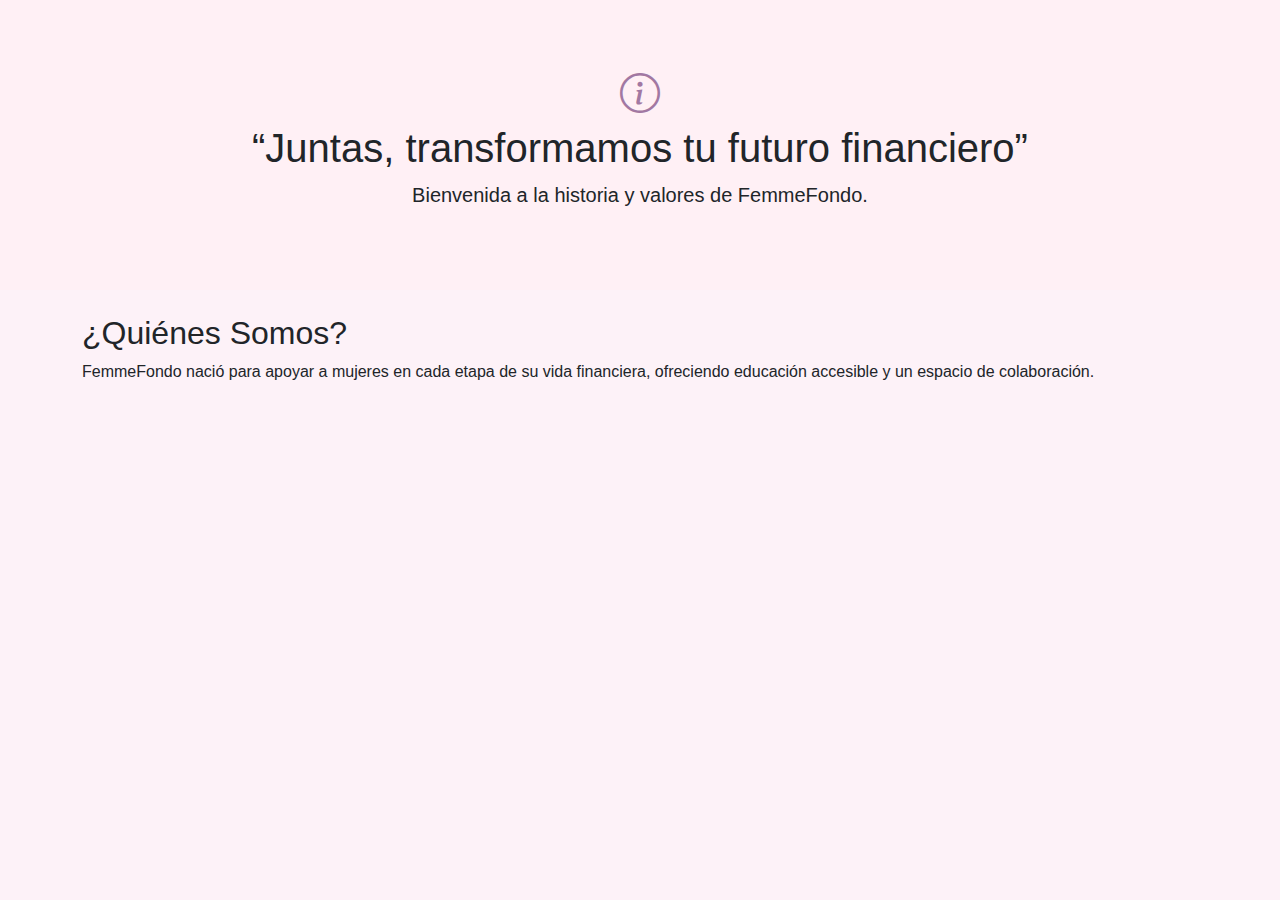
<file: about.html>
<!DOCTYPE html>
<html lang="es">
<head>
  <meta charset="UTF-8">
  <meta name="viewport" content="width=device-width, initial-scale=1">
  <title>Sobre Nosotras | FemmeFondo</title>
  <link href="https://cdn.jsdelivr.net/npm/bootstrap@5.3.3/dist/css/bootstrap.min.css" rel="stylesheet">
  <link href="https://cdn.jsdelivr.net/npm/bootstrap-icons@1.11.5/font/bootstrap-icons.css" rel="stylesheet">
  <style>
    body { font-family: 'Poppins', sans-serif; background: #fdf2f8; }
    .hero { padding: 4rem 0; text-align: center; background: #fff0f5; }
    .icono { font-size: 2.5rem; color: #a278a2; }
  </style>
</head>
<body>
  <div class="hero">
    <i class="bi bi-info-circle icono"></i>
    <h1>“Juntas, transformamos tu futuro financiero”</h1>
    <p class="lead">Bienvenida a la historia y valores de FemmeFondo.</p>
  </div>
  <div class="container py-4">
    <h2>¿Quiénes Somos?</h2>
    <p>FemmeFondo nació para apoyar a mujeres en cada etapa de su vida financiera, ofreciendo educación accesible y un espacio de colaboración.</p>
  </div>
</body>
</html>
</file>
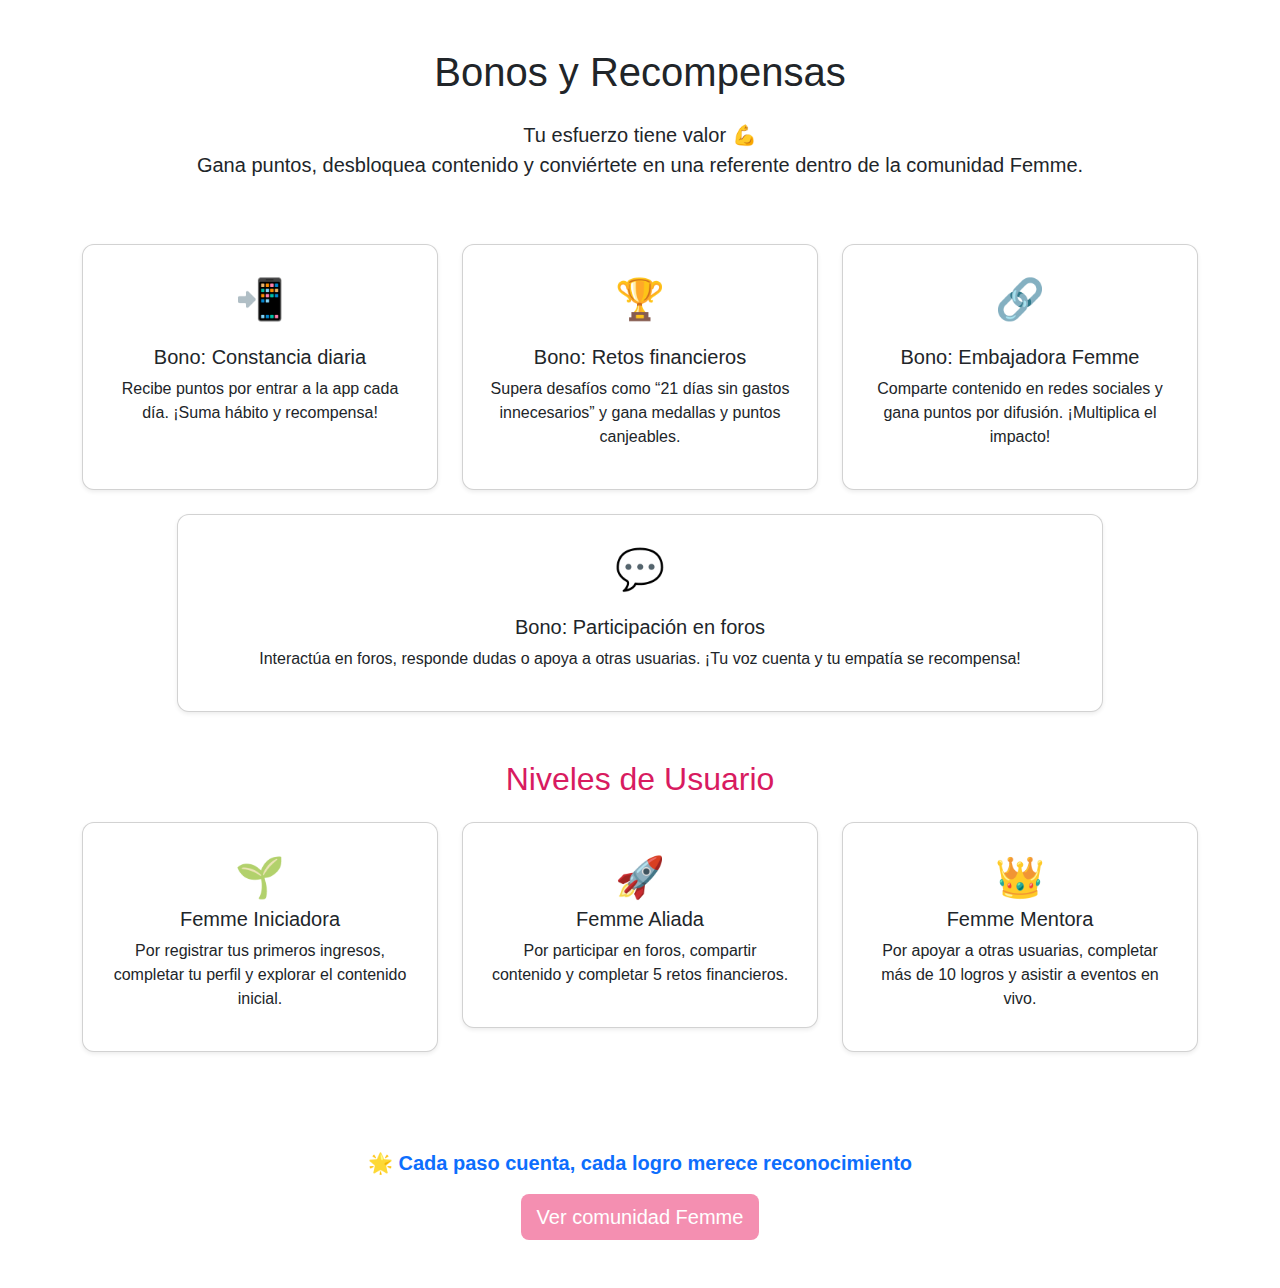
<file: bonos.html>
<!DOCTYPE html>
<html lang="es">
<head>
  <meta charset="UTF-8">
  <title>Bonos y Recompensas | FemmeFondo</title>
  <meta name="viewport" content="width=device-width, initial-scale=1">
  <link href="https://cdn.jsdelivr.net/npm/bootstrap@5.3.0/dist/css/bootstrap.min.css" rel="stylesheet">
  <link href="https://cdn.jsdelivr.net/npm/bootstrap-icons/font/bootstrap-icons.css" rel="stylesheet">
  <style>
    body {
      font-family: 'Segoe UI', sans-serif;
      background-color: #fff;
    }

    .btn-pink {
      background-color: #f48fb1;
      color: white;
      border: none;
    }

    .btn-pink:hover {
      background-color: #ec407a;
    }

    .card {
      border-radius: 12px;
    }

    .fs-1 {
      font-size: 2.5rem;
    }

    h2 {
      color: #d81b60;
    }
  </style>
</head>
<body>

  <!-- Encabezado -->
  <section class="container text-center py-5">
    <h1 class="mb-4">Bonos y Recompensas</h1>
    <p class="lead">Tu esfuerzo tiene valor 💪<br> Gana puntos, desbloquea contenido y conviértete en una referente dentro de la comunidad Femme.</p>
  </section>

  <!-- Tarjetas de bonos -->
  <section class="container">
    <div class="row g-4 justify-content-center">

      <!-- Bono 1 -->
      <div class="col-md-4">
        <div class="card h-100 text-center p-4 shadow-sm">
          <div class="fs-1 text-success mb-3">📲</div>
          <h5>Bono: Constancia diaria</h5>
          <p>Recibe puntos por entrar a la app cada día. ¡Suma hábito y recompensa!</p>
        </div>
      </div>

      <!-- Bono 2 -->
      <div class="col-md-4">
        <div class="card h-100 text-center p-4 shadow-sm">
          <div class="fs-1 text-warning mb-3">🏆</div>
          <h5>Bono: Retos financieros</h5>
          <p>Supera desafíos como “21 días sin gastos innecesarios” y gana medallas y puntos canjeables.</p>
        </div>
      </div>

      <!-- Bono 3 -->
      <div class="col-md-4">
        <div class="card h-100 text-center p-4 shadow-sm">
          <div class="fs-1 text-primary mb-3">🔗</div>
          <h5>Bono: Embajadora Femme</h5>
          <p>Comparte contenido en redes sociales y gana puntos por difusión. ¡Multiplica el impacto!</p>
        </div>
      </div>
    </div>

    <!-- Bono 4 debajo -->
    <div class="row mt-4 justify-content-center">
      <div class="col-md-10">
        <div class="card text-center p-4 shadow-sm">
          <div class="fs-1 text-danger mb-3">💬</div>
          <h5>Bono: Participación en foros</h5>
          <p>Interactúa en foros, responde dudas o apoya a otras usuarias. ¡Tu voz cuenta y tu empatía se recompensa!</p>
        </div>
      </div>
    </div>
  </section>

  <!-- Niveles de Usuario -->
  <section class="container py-5">
    <h2 class="text-center mb-4">Niveles de Usuario</h2>
    <div class="row text-center g-4">

      <div class="col-md-4">
        <div class="card p-4 shadow-sm">
          <div class="fs-1 text-muted">🌱</div>
          <h5>Femme Iniciadora</h5>
          <p>Por registrar tus primeros ingresos, completar tu perfil y explorar el contenido inicial.</p>
        </div>
      </div>

      <div class="col-md-4">
        <div class="card p-4 shadow-sm">
          <div class="fs-1 text-primary">🚀</div>
          <h5>Femme Aliada</h5>
          <p>Por participar en foros, compartir contenido y completar 5 retos financieros.</p>
        </div>
      </div>

      <div class="col-md-4">
        <div class="card p-4 shadow-sm">
          <div class="fs-1 text-warning">👑</div>
          <h5>Femme Mentora</h5>
          <p>Por apoyar a otras usuarias, completar más de 10 logros y asistir a eventos en vivo.</p>
        </div>
      </div>

    </div>
  </section>

  <!-- CTA final -->
  <section class="container text-center py-5">
    <p class="fs-5 fw-bold text-primary">🌟 Cada paso cuenta, cada logro merece reconocimiento</p>
    <a href="comunidad.html" class="btn btn-pink btn-lg">Ver comunidad Femme</a>
  </section>

  <!-- Scripts opcionales -->
  <script src="https://cdn.jsdelivr.net/npm/bootstrap@5.3.0/dist/js/bootstrap.bundle.min.js"></script>

</body>
</html>
</file>
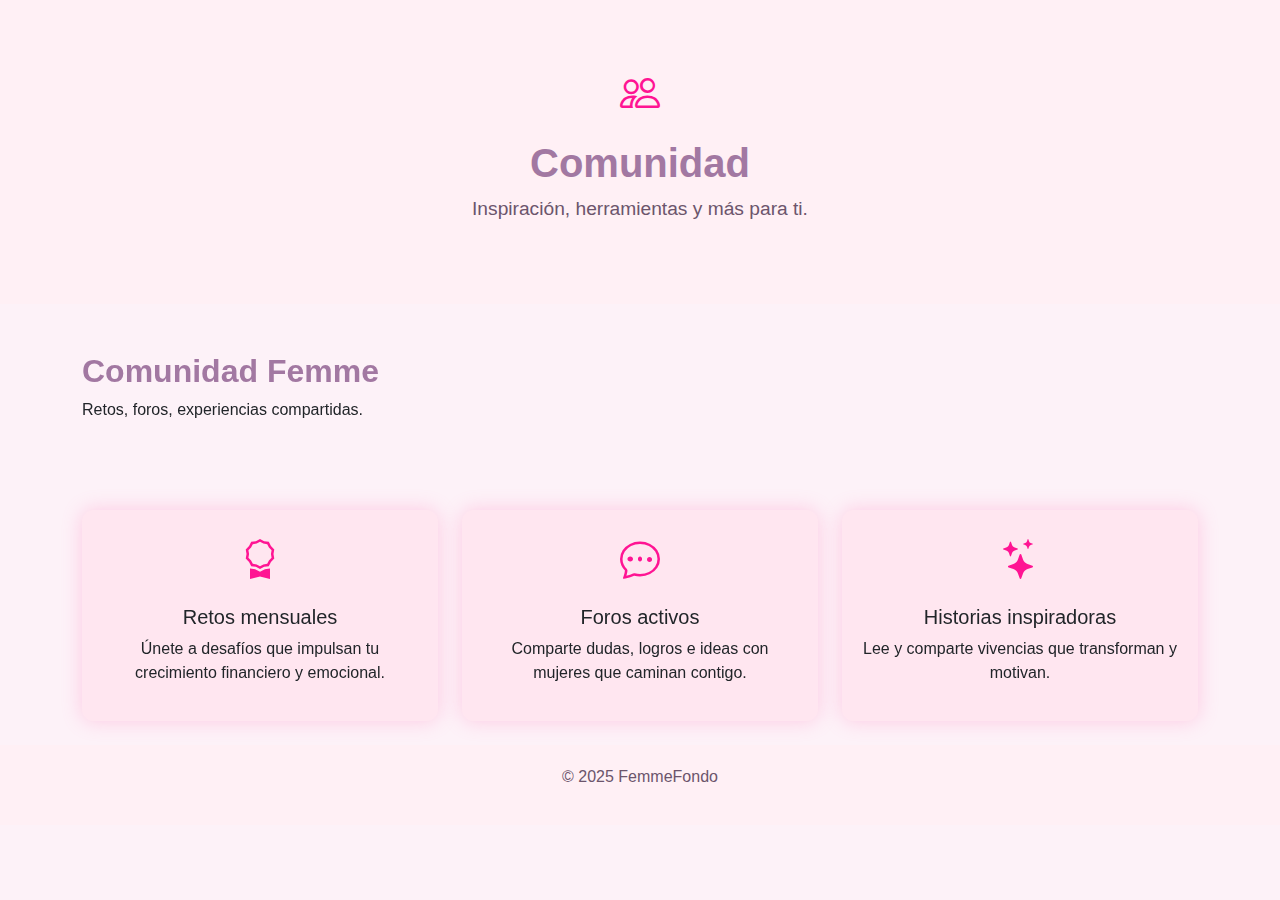
<file: comunidad.html>
<!DOCTYPE html>
<html lang="es">
<head>
  <meta charset="UTF-8" />
  <meta name="viewport" content="width=device-width, initial-scale=1" />
  <title>FemmeFondo - Comunidad</title>

  <!-- Bootstrap y AOS -->
  <link href="https://cdn.jsdelivr.net/npm/bootstrap@5.3.3/dist/css/bootstrap.min.css" rel="stylesheet" />
  <link href="https://cdn.jsdelivr.net/npm/bootstrap-icons@1.11.5/font/bootstrap-icons.css" rel="stylesheet" />
  <link href="https://cdn.jsdelivr.net/npm/aos@2.3.4/dist/aos.css" rel="stylesheet" />

  <!-- Estilos embellecidos -->
  <style>
    body {
      font-family: 'Poppins', sans-serif;
      background-color: #fdf2f8;
      margin: 0;
      padding: 0;
    }

    .hero {
      background-color: #fff0f5;
      padding: 4rem 0;
      text-align: center;
    }

    .hero h1 {
      font-size: 2.5rem;
      font-weight: bold;
      color: #a278a2;
      animation: fadeInDown 1s ease-in;
    }

    .hero p {
      font-size: 1.2rem;
      color: #6c556c;
    }

    @keyframes fadeInDown {
      from {
        opacity: 0;
        transform: translateY(-30px);
      }
      to {
        opacity: 1;
        transform: translateY(0);
      }
    }

    h2 {
      position: relative;
      font-weight: 600;
      color: #a278a2;
      overflow: hidden;
    }

    h2::after {
      content: "";
      position: absolute;
      inset-block-start: 0;
      inset-inline-start: -100%;
      inline-size: 100%;
      block-size: 100%;
      background: linear-gradient(120deg, transparent, #FF69B4, transparent);
      animation: shimmer 2s infinite;
    }

    @keyframes shimmer {
      100% {
        inset-inline-start: 100%;
      }
    }

    .card-box {
      background-color: #ffe6f0;
      border-radius: 12px;
      padding: 20px;
      box-shadow: 0 0 20px rgba(255, 105, 180, 0.3);
      transition: transform 0.3s ease, box-shadow 0.3s ease;
      text-align: center;
    }

    .card-box:hover {
      transform: translateY(-5px);
      box-shadow: 0 0 30px rgba(255, 20, 147, 0.5);
    }

    .icono {
      font-size: 2.5rem;
      color: #FF1493;
      margin-block-end: 15px;
      display: block;
      transition: transform 0.3s ease;
    }

    .card-box:hover .icono {
      transform: scale(1.2);
    }

    footer {
      background-color: #fff0f5;
      padding: 20px;
      text-align: center;
      color: #6c556c;
    }
  </style>
</head>
<body>

  <!-- Hero -->
  <section class="hero" data-aos="fade-in">
    <div class="container text-center">
      <i class="bi bi-people icono"></i>
      <h1>Comunidad</h1>
      <p>Inspiración, herramientas y más para ti.</p>
    </div>
  </section>

  <!-- Introducción -->
  <section class="container py-5" data-aos="fade-up">
    <h2>Comunidad Femme</h2>
    <p>Retos, foros, experiencias compartidas.</p>
  </section>

  <!-- Contenido dinámico -->
  <section class="container py-4">
    <div class="row g-4">
      <div class="col-md-4" data-aos="zoom-in" data-aos-delay="100">
        <div class="card-box">
          <i class="bi bi-award icono"></i>
          <h5>Retos mensuales</h5>
          <p>Únete a desafíos que impulsan tu crecimiento financiero y emocional.</p>
        </div>
      </div>
      <div class="col-md-4" data-aos="zoom-in" data-aos-delay="200">
        <div class="card-box">
          <i class="bi bi-chat-dots icono"></i>
          <h5>Foros activos</h5>
          <p>Comparte dudas, logros e ideas con mujeres que caminan contigo.</p>
        </div>
      </div>
      <div class="col-md-4" data-aos="zoom-in" data-aos-delay="300">
        <div class="card-box">
          <i class="bi bi-stars icono"></i>
          <h5>Historias inspiradoras</h5>
          <p>Lee y comparte vivencias que transforman y motivan.</p>
        </div>
      </div>
    </div>
  </section>

  <!-- Footer -->
  <footer>
    <p>© 2025 FemmeFondo</p>
  </footer>

  <!-- Scripts -->
  <script src="https://cdn.jsdelivr.net/npm/bootstrap@5.3.3/dist/js/bootstrap.bundle.min.js"></script>
  <script src="https://cdn.jsdelivr.net/npm/aos@2.3.4/dist/aos.js"></script>
  <script>
    AOS.init();
  </script>
</body>
</html>
</file>
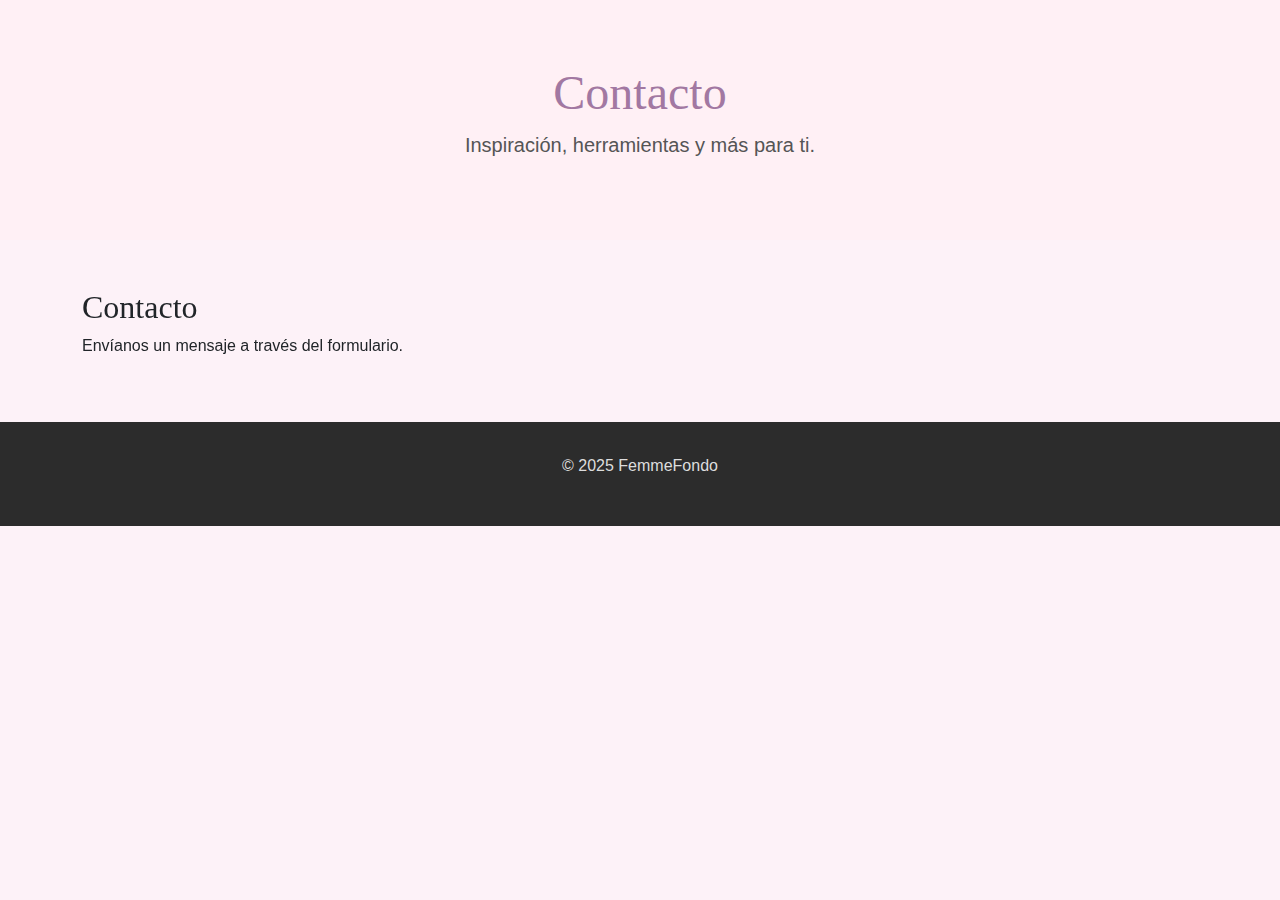
<file: contacto.html>
<!DOCTYPE html>
<html lang="es">
<head>
  <meta charset="UTF-8" />
  <meta name="viewport" content="width=device-width, initial-scale=1" />
  <title>FemmeFondo - Sección</title>
  <link href="https://cdn.jsdelivr.net/npm/bootstrap@5.3.3/dist/css/bootstrap.min.css" rel="stylesheet" />
  <link href="https://cdn.jsdelivr.net/npm/bootstrap-icons@1.11.5/font/bootstrap-icons.css" rel="stylesheet" />
  <link href="https://cdn.jsdelivr.net/npm/aos@2.3.4/dist/aos.css" rel="stylesheet" />
  <link href="style.css" rel="stylesheet" />
</head>
<body>
  <section class="hero" data-aos="fade-in">
    <div class="container text-center">
      <h1>Contacto</h1>
      <p>Inspiración, herramientas y más para ti.</p>
    </div>
  </section>
  <section class="container py-5" data-aos="fade-up">
    <h2>Contacto</h2><p>Envíanos un mensaje a través del formulario.</p>
  </section>
  <footer><p class="text-center">© 2025 FemmeFondo</p></footer>
  <script src="https://cdn.jsdelivr.net/npm/bootstrap@5.3.3/dist/js/bootstrap.bundle.min.js"></script>
  <script src="https://cdn.jsdelivr.net/npm/aos@2.3.4/dist/aos.js"></script>
  <script src="script.js"></script>
</body>
</html>
</file>
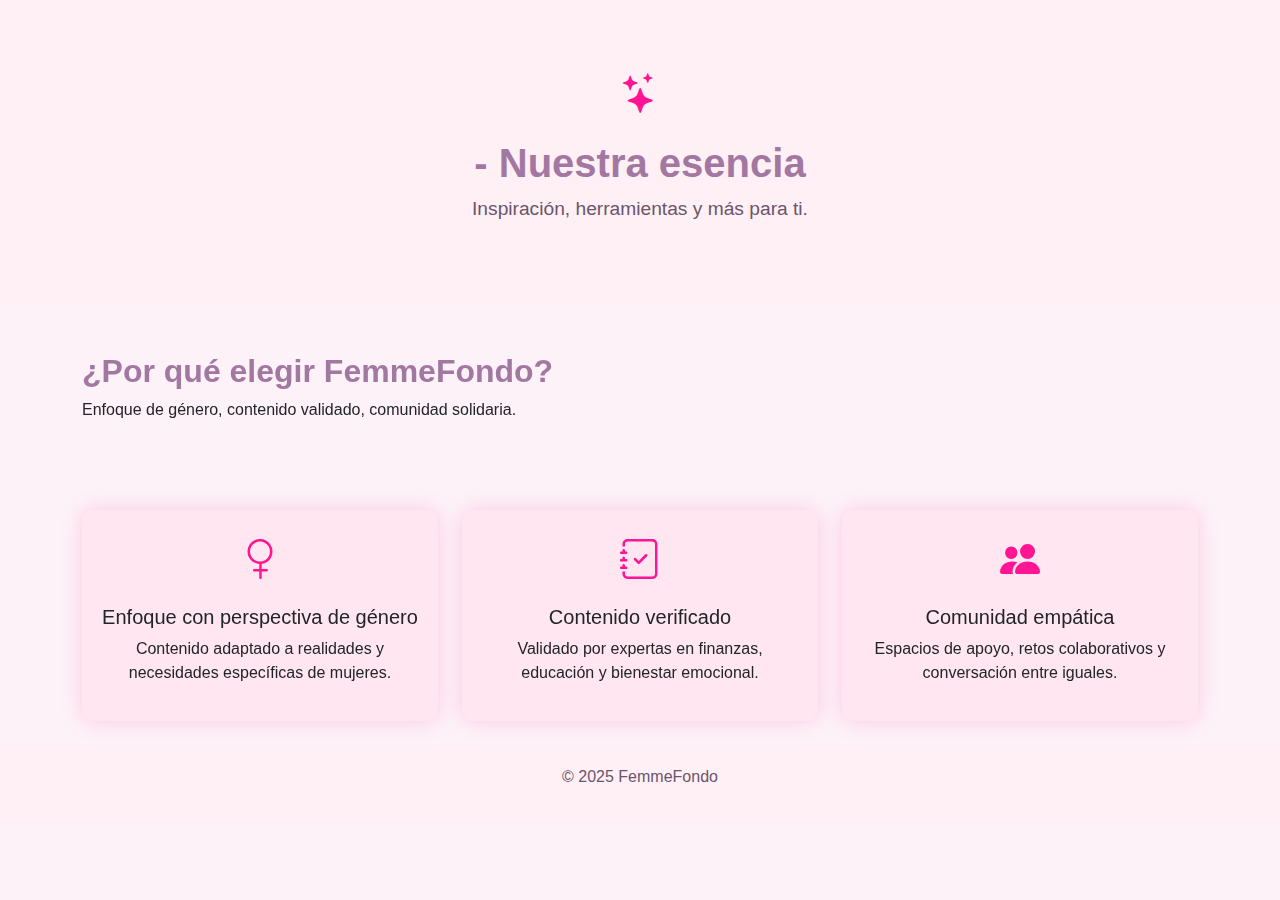
<file: diferenciadores.html>
<!DOCTYPE html>
<html lang="es">
<head>
  <meta charset="UTF-8" />
  <meta name="viewport" content="width=device-width, initial-scale=1" />
  <title>FemmeFondo - Diferenciadores</title>

  <!-- Bootstrap y AOS -->
  <link href="https://cdn.jsdelivr.net/npm/bootstrap@5.3.3/dist/css/bootstrap.min.css" rel="stylesheet" />
  <link href="https://cdn.jsdelivr.net/npm/bootstrap-icons@1.11.5/font/bootstrap-icons.css" rel="stylesheet" />
  <link href="https://cdn.jsdelivr.net/npm/aos@2.3.4/dist/aos.css" rel="stylesheet" />

  <style>
    body {
      font-family: 'Poppins', sans-serif;
      background-color: #fdf2f8;
    }

    .hero {
      background-color: #fff0f5;
      padding: 4rem 0;
      text-align: center;
    }

    .hero h1 {
      font-size: 2.5rem;
      font-weight: bold;
      color: #a278a2;
      animation: fadeInDown 1s ease-in;
    }

    .hero p {
      font-size: 1.2rem;
      color: #6c556c;
    }

    @keyframes fadeInDown {
      from { opacity: 0; transform: translateY(-30px); }
      to { opacity: 1; transform: translateY(0); }
    }

    h2 {
      position: relative;
      font-weight: 600;
      color: #a278a2;
      overflow: hidden;
    }

    h2::after {
      content: "";
      position: absolute;
      inset-block-start: 0;
      inset-inline-start: -100%;
      inline-size: 100%;
      block-size: 100%;
      background: linear-gradient(120deg, transparent, #FF69B4, transparent);
      animation: shimmer 2s infinite;
    }

    @keyframes shimmer {
      100% { inset-inline-start: 100%; }
    }

    .card-box {
      background-color: #ffe6f0;
      border-radius: 12px;
      padding: 20px;
      box-shadow: 0 0 20px rgba(255, 105, 180, 0.3);
      transition: transform 0.3s ease, box-shadow 0.3s ease;
      text-align: center;
    }

    .card-box:hover {
      transform: translateY(-5px);
      box-shadow: 0 0 30px rgba(255, 20, 147, 0.5);
    }

    .icono {
      font-size: 2.5rem;
      color: #FF1493;
      margin-block-end: 15px;
      display: block;
      transition: transform 0.3s ease;
    }

    .card-box:hover .icono {
      transform: scale(1.2);
    }

    footer {
      background-color: #fff0f5;
      padding: 20px;
      text-align: center;
      color: #6c556c;
    }
  </style>
</head>
<body>

  <!-- Hero -->
  <section class="hero" data-aos="fade-in">
    <div class="container text-center">
      <i class="bi bi-stars icono"></i>
      <h1>- Nuestra esencia      </h1>
      <p>Inspiración, herramientas y más para ti.</p>
    </div>
  </section>

  <!-- Introducción -->
  <section class="container py-5" data-aos="fade-up">
    <h2>¿Por qué elegir FemmeFondo?</h2>
    <p>Enfoque de género, contenido validado, comunidad solidaria.</p>
  </section>

  <!-- Tarjetas de diferenciadores -->
  <section class="container py-4">
    <div class="row g-4">
      <div class="col-md-4" data-aos="zoom-in" data-aos-delay="100">
        <div class="card-box">
          <i class="bi bi-gender-female icono"></i>
          <h5>Enfoque con perspectiva de género</h5>
          <p>Contenido adaptado a realidades y necesidades específicas de mujeres.</p>
        </div>
      </div>
      <div class="col-md-4" data-aos="zoom-in" data-aos-delay="200">
        <div class="card-box">
          <i class="bi bi-journal-check icono"></i>
          <h5>Contenido verificado</h5>
          <p>Validado por expertas en finanzas, educación y bienestar emocional.</p>
        </div>
      </div>
      <div class="col-md-4" data-aos="zoom-in" data-aos-delay="300">
        <div class="card-box">
          <i class="bi bi-people-fill icono"></i>
          <h5>Comunidad empática</h5>
          <p>Espacios de apoyo, retos colaborativos y conversación entre iguales.</p>
        </div>
      </div>
    </div>
  </section>

  <!-- Footer -->
  <footer>
    <p>© 2025 FemmeFondo</p>
  </footer>

  <!-- Scripts -->
  <script src="https://cdn.jsdelivr.net/npm/bootstrap@5.3.3/dist/js/bootstrap.bundle.min.js"></script>
  <script src="https://cdn.jsdelivr.net/npm/aos@2.3.4/dist/aos.js"></script>
  <script>
    AOS.init();
  </script>
</body>
</html>
</file>
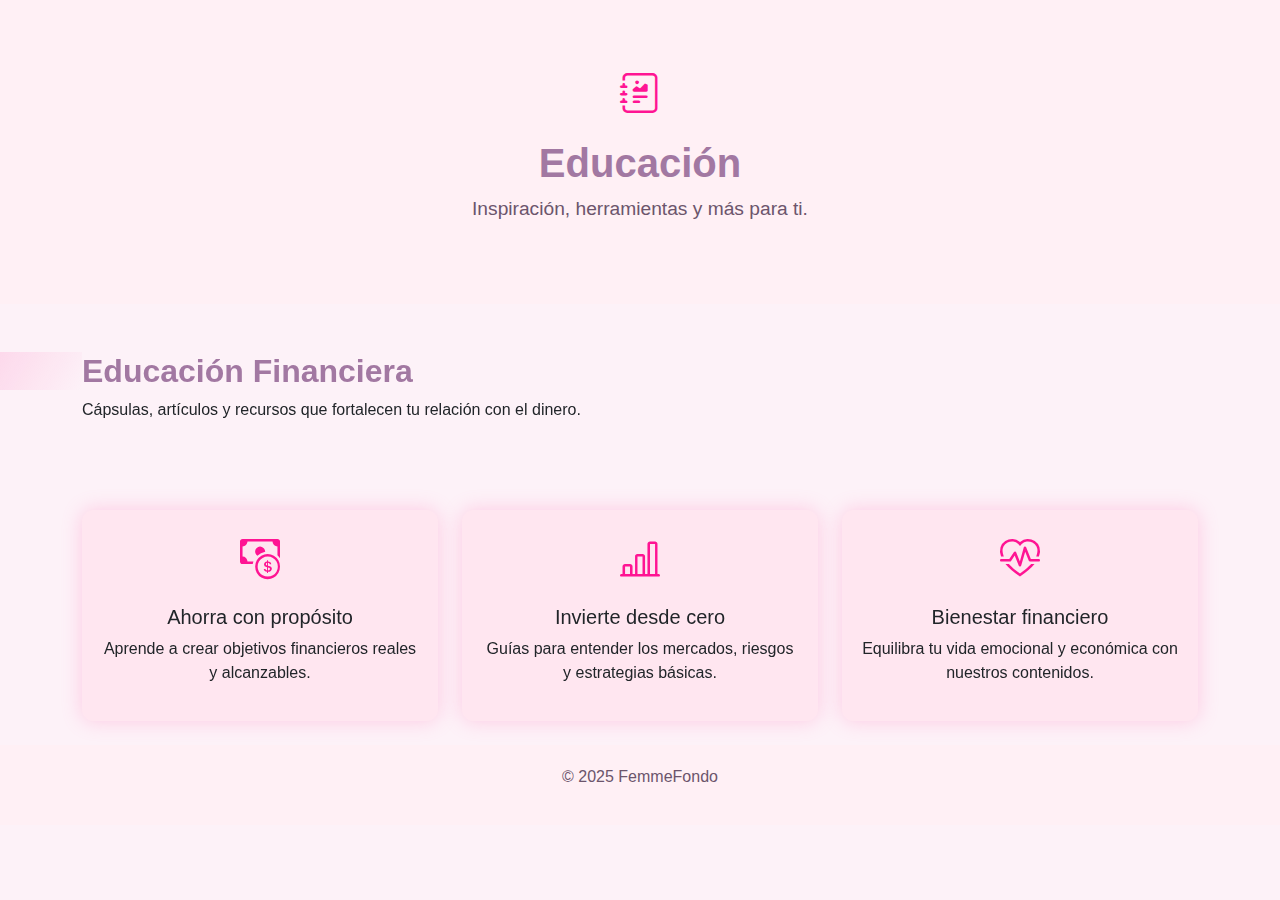
<file: educacion.html>
<!DOCTYPE html>
<html lang="es">
<head>
  <meta charset="UTF-8" />
  <meta name="viewport" content="width=device-width, initial-scale=1" />
  <title>FemmeFondo - Educación</title>

  <!-- Fuentes y estilos externos -->
  <link href="https://cdn.jsdelivr.net/npm/bootstrap@5.3.3/dist/css/bootstrap.min.css" rel="stylesheet" />
  <link href="https://cdn.jsdelivr.net/npm/bootstrap-icons@1.11.5/font/bootstrap-icons.css" rel="stylesheet" />
  <link href="https://cdn.jsdelivr.net/npm/aos@2.3.4/dist/aos.css" rel="stylesheet" />

  <!-- Estilo embellecido -->
  <style>
    body {
      font-family: 'Poppins', sans-serif;
      background-color: #fdf2f8;
      margin: 0;
      padding: 0;
    }

    .hero {
      background-color: #fff0f5;
      padding: 4rem 0;
    }

    .hero h1 {
      font-size: 2.5rem;
      font-weight: bold;
      color: #a278a2;
      animation: fadeInDown 1s ease-in;
    }

    .hero p {
      font-size: 1.2rem;
      color: #6c556c;
    }

    @keyframes fadeInDown {
      from {
        opacity: 0;
        transform: translateY(-30px);
      }
      to {
        opacity: 1;
        transform: translateY(0);
      }
    }

    h2 {
      position: relative;
      font-weight: 600;
      color: #a278a2;
    }

    h2::after {
      content: "";
      position: absolute;
      inset-block-start: 0;
      inset-inline-start: -100%;
      inline-size: 100%;
      block-size: 100%;
      background: linear-gradient(120deg, transparent, #FF69B4, transparent);
      animation: shimmer 2s infinite;
    }

    @keyframes shimmer {
      100% {
        inset-inline-start: 100%;
      }
    }

    .card-box {
      background-color: #ffe6f0;
      border-radius: 12px;
      padding: 20px;
      box-shadow: 0 0 20px rgba(255, 105, 180, 0.3);
      transition: transform 0.3s ease, box-shadow 0.3s ease;
      text-align: center;
    }

    .card-box:hover {
      transform: translateY(-5px);
      box-shadow: 0 0 30px rgba(255, 20, 147, 0.5);
    }

    .icono {
      font-size: 2.5rem;
      color: #FF1493;
      margin-block-end: 15px;
      display: block;
      transition: transform 0.3s ease;
    }

    .card-box:hover .icono {
      transform: scale(1.2);
    }

    footer {
      background-color: #fff0f5;
      padding: 20px;
      text-align: center;
      color: #6c556c;
    }
  </style>
</head>
<body>

  <!-- Hero -->
  <section class="hero" data-aos="fade-in">
    <div class="container text-center">
      <i class="bi bi-journal-richtext icono"></i>
      <h1>Educación</h1>
      <p>Inspiración, herramientas y más para ti.</p>
    </div>
  </section>

  <!-- Introducción -->
  <section class="container py-5" data-aos="fade-up">
    <h2>Educación Financiera</h2>
    <p>Cápsulas, artículos y recursos que fortalecen tu relación con el dinero.</p>
  </section>

  <!-- Contenido destacado -->
  <section class="container py-4">
    <div class="row g-4">
      <div class="col-md-4" data-aos="zoom-in" data-aos-delay="100">
        <div class="card-box">
          <i class="bi bi-cash-coin icono"></i>
          <h5>Ahorra con propósito</h5>
          <p>Aprende a crear objetivos financieros reales y alcanzables.</p>
        </div>
      </div>
      <div class="col-md-4" data-aos="zoom-in" data-aos-delay="200">
        <div class="card-box">
          <i class="bi bi-bar-chart-line icono"></i>
          <h5>Invierte desde cero</h5>
          <p>Guías para entender los mercados, riesgos y estrategias básicas.</p>
        </div>
      </div>
      <div class="col-md-4" data-aos="zoom-in" data-aos-delay="300">
        <div class="card-box">
          <i class="bi bi-heart-pulse icono"></i>
          <h5>Bienestar financiero</h5>
          <p>Equilibra tu vida emocional y económica con nuestros contenidos.</p>
        </div>
      </div>
    </div>
  </section>

  <!-- Footer -->
  <footer>
    <p>© 2025 FemmeFondo</p>
  </footer>

  <!-- Scripts -->
  <script src="https://cdn.jsdelivr.net/npm/bootstrap@5.3.3/dist/js/bootstrap.bundle.min.js"></script>
  <script src="https://cdn.jsdelivr.net/npm/aos@2.3.4/dist/aos.js"></script>
  <script>
    AOS.init();
  </script>
</body>
</html>
</file>
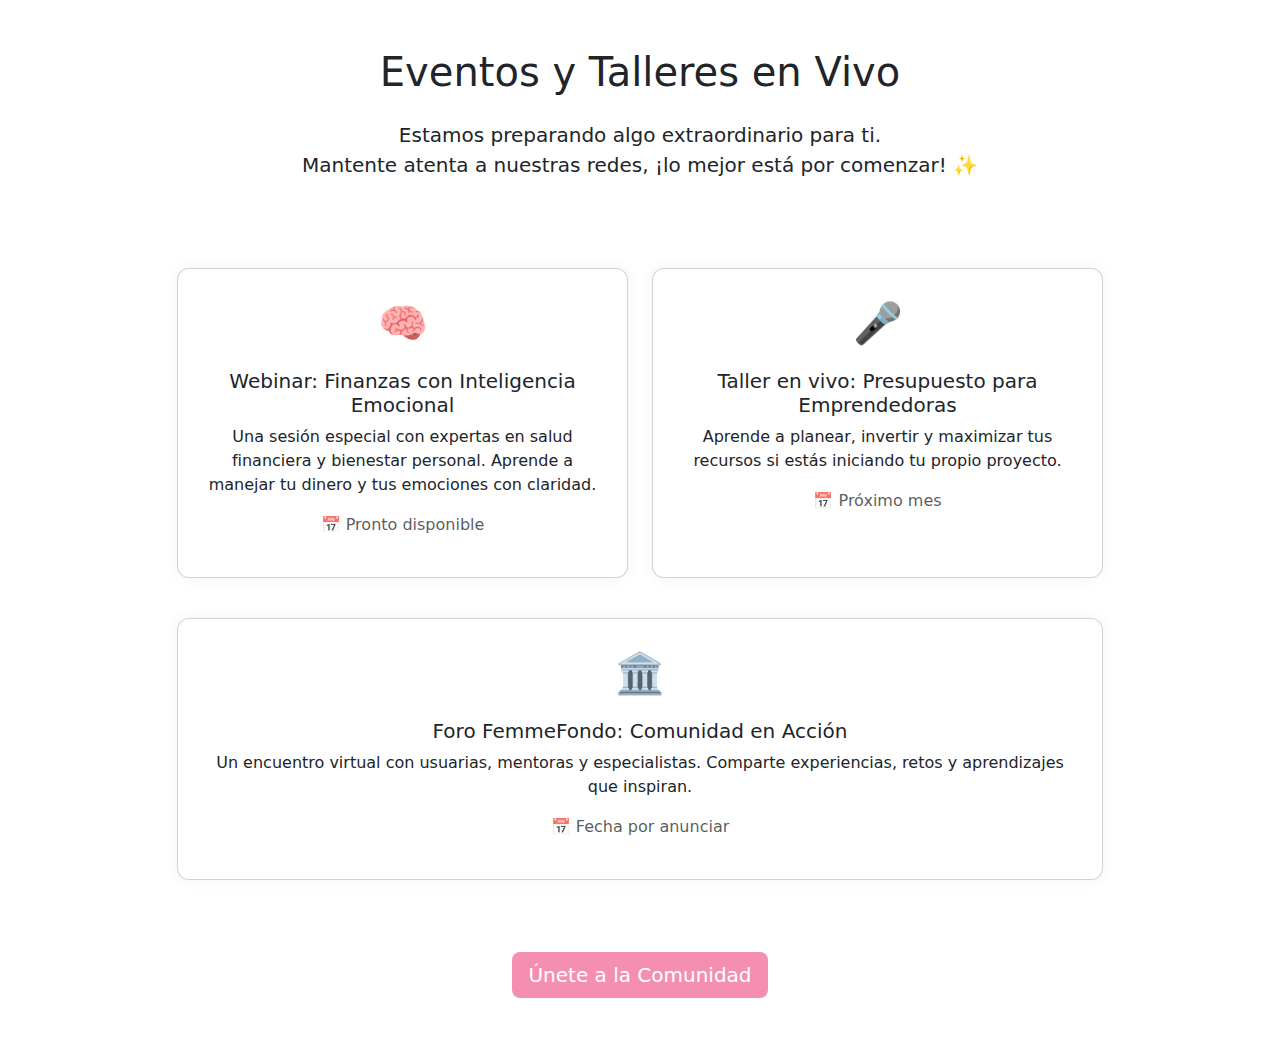
<file: eventos.html>
<!DOCTYPE html>
<html lang="es">
<head>
  <meta charset="UTF-8">
  <title>Eventos y Talleres en Vivo | FemmeFondo</title>
  <link href="https://cdn.jsdelivr.net/npm/bootstrap@5.3.0/dist/css/bootstrap.min.css" rel="stylesheet">
  <link href="https://cdn.jsdelivr.net/npm/bootstrap-icons/font/bootstrap-icons.css" rel="stylesheet">
  <style>
    .btn-pink {
      background-color: #f48fb1;
      color: white;
      border: none;
    }
    .btn-pink:hover {
      background-color: #ec407a;
    }
    .event-card {
      border-radius: 12px;
      box-shadow: 0 0 15px rgba(0,0,0,0.05);
    }
  </style>
</head>
<body>

  <!-- Encabezado -->
  <section class="container py-5 text-center">
    <h1 class="mb-4">Eventos y Talleres en Vivo</h1>
    <p class="lead">Estamos preparando algo <strong>extraordinario</strong> para ti.<br> Mantente atenta a nuestras redes, ¡lo mejor está por comenzar! ✨</p>
  </section>

  <!-- Tarjetas de eventos futuros -->
  <section class="container py-4">
    <div class="row g-4 justify-content-center">

      <!-- Evento 1 -->
      <div class="col-md-5">
        <div class="card event-card h-100 text-center p-4">
          <div class="mb-3 fs-1 text-primary">🧠</div>
          <h5 class="card-title">Webinar: Finanzas con Inteligencia Emocional</h5>
          <p class="card-text">Una sesión especial con expertas en salud financiera y bienestar personal. Aprende a manejar tu dinero y tus emociones con claridad.</p>
          <p class="text-muted">📅 Pronto disponible</p>
        </div>
      </div>

      <!-- Evento 2 -->
      <div class="col-md-5">
        <div class="card event-card h-100 text-center p-4">
          <div class="mb-3 fs-1 text-success">🎤</div>
          <h5 class="card-title">Taller en vivo: Presupuesto para Emprendedoras</h5>
          <p class="card-text">Aprende a planear, invertir y maximizar tus recursos si estás iniciando tu propio proyecto.</p>
          <p class="text-muted">📅 Próximo mes</p>
        </div>
      </div>

      <!-- Evento 3 -->
      <div class="col-md-10">
        <div class="card event-card text-center p-4 mt-3">
          <div class="mb-3 fs-1 text-warning">🏛️</div>
          <h5 class="card-title">Foro FemmeFondo: Comunidad en Acción</h5>
          <p class="card-text">Un encuentro virtual con usuarias, mentoras y especialistas. Comparte experiencias, retos y aprendizajes que inspiran.</p>
          <p class="text-muted">📅 Fecha por anunciar</p>
        </div>
      </div>

    </div>
  </section>

  <!-- Call to Action -->
  <section class="container text-center py-5">
    <a href="comunidad.html" class="btn btn-pink btn-lg">Únete a la Comunidad</a>
  </section>

</body>
</html>
</file>
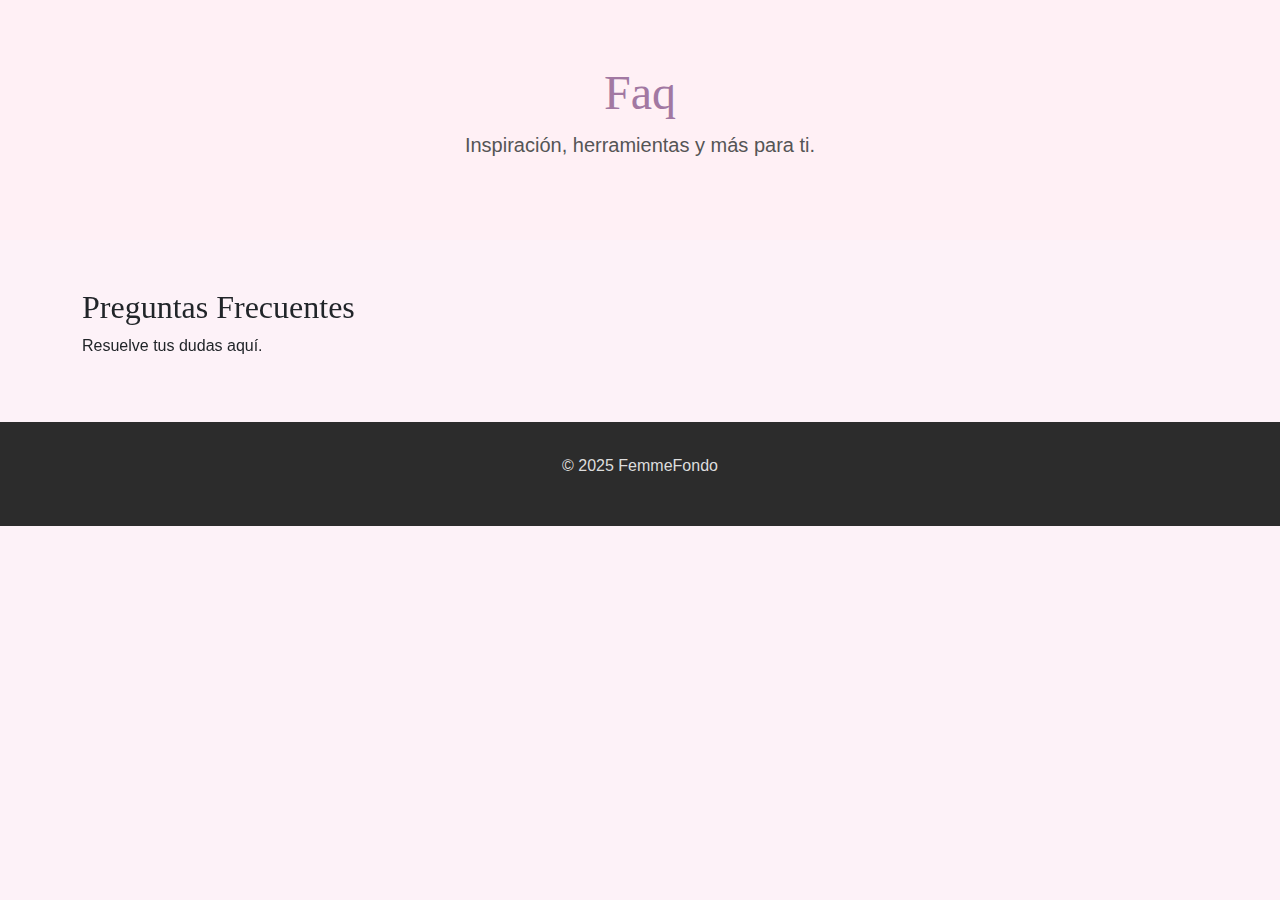
<file: faq.html>
<!DOCTYPE html>
<html lang="es">
<head>
  <meta charset="UTF-8" />
  <meta name="viewport" content="width=device-width, initial-scale=1" />
  <title>FemmeFondo - Sección</title>
  <link href="https://cdn.jsdelivr.net/npm/bootstrap@5.3.3/dist/css/bootstrap.min.css" rel="stylesheet" />
  <link href="https://cdn.jsdelivr.net/npm/bootstrap-icons@1.11.5/font/bootstrap-icons.css" rel="stylesheet" />
  <link href="https://cdn.jsdelivr.net/npm/aos@2.3.4/dist/aos.css" rel="stylesheet" />
  <link href="style.css" rel="stylesheet" />
</head>
<body>
  <section class="hero" data-aos="fade-in">
    <div class="container text-center">
      <h1>Faq</h1>
      <p>Inspiración, herramientas y más para ti.</p>
    </div>
  </section>
  <section class="container py-5" data-aos="fade-up">
    <h2>Preguntas Frecuentes</h2><p>Resuelve tus dudas aquí.</p>
  </section>
  <footer><p class="text-center">© 2025 FemmeFondo</p></footer>
  <script src="https://cdn.jsdelivr.net/npm/bootstrap@5.3.3/dist/js/bootstrap.bundle.min.js"></script>
  <script src="https://cdn.jsdelivr.net/npm/aos@2.3.4/dist/aos.js"></script>
  <script src="script.js"></script>
</body>
</html>
</file>
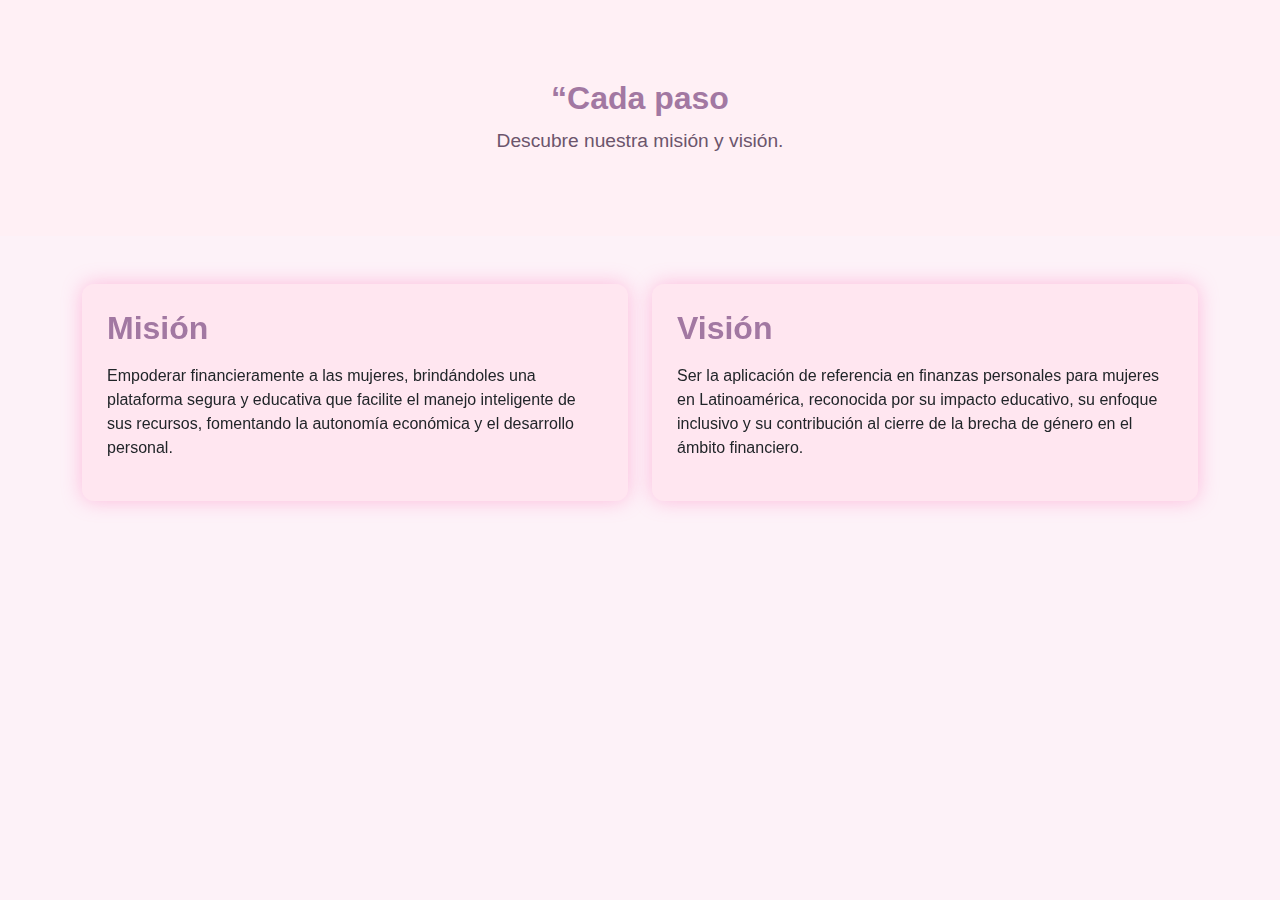
<file: mision.html>
<!DOCTYPE html>
<html lang="es">
<head>
  <meta charset="UTF-8">
  <meta name="viewport" content="width=device-width, initial-scale=1">
  <title>Misión & Visión | FemmeFondo</title>

  <!-- Bootstrap y Fonts -->
  <link href="https://cdn.jsdelivr.net/npm/bootstrap@5.3.3/dist/css/bootstrap.min.css" rel="stylesheet">
  <link href="https://cdn.jsdelivr.net/npm/bootstrap-icons@1.11.5/font/bootstrap-icons.css" rel="stylesheet">
  <link href="https://cdn.jsdelivr.net/npm/aos@2.3.4/dist/aos.css" rel="stylesheet">

  <!-- Estilos personalizados -->
  <style>
    body {
      font-family: 'Poppins', sans-serif;
      background: #fdf2f8;
    }

    .hero {
      padding: 4rem 0;
      text-align: center;
      background: #fff0f5;
      position: relative;
    }

    .hero .icono {
      font-size: 3rem;
      color: #FF1493;
      margin-block-end: 15px;
      transition: transform 0.3s ease;
    }

    .hero:hover .icono {
      transform: scale(1.2);
    }

    .hero h1 {
      font-size: 2rem;
      font-weight: 600;
      color: #a278a2;
      margin-block-start: 15px;
    }

    .hero p.lead {
      font-size: 1.2rem;
      color: #6c556c;
      margin-block-start: 10px;
    }

    h2 {
      position: relative;
      font-weight: 600;
      margin-block-end: 1rem;
      overflow: hidden;
      color: #a278a2;
    }

    h2::after {
      content: "";
      position: absolute;
      inset-block-start: 0;
      inset-inline-start: -100%;
      inline-size: 100%;
      block-size: 100%;
      background: linear-gradient(120deg, transparent, #FF69B4, transparent);
      animation: shimmer 2s infinite;
    }

    @keyframes shimmer {
      100% {
        inset-inline-start: 100%;
      }
    }

    .card-box {
      background-color: #ffe6f0;
      border-radius: 12px;
      padding: 25px;
      box-shadow: 0 0 20px rgba(255, 105, 180, 0.4);
      transition: transform 0.3s ease, box-shadow 0.3s ease;
    }

    .card-box:hover {
      transform: translateY(-8px);
      box-shadow: 0 0 30px rgba(255, 20, 147, 0.5);
    }

    .btn-pink {
      background-color: #FF1493;
      color: white;
      border: none;
      padding: 10px 20px;
      transition: background-color 0.3s, transform 0.2s;
      text-decoration: none;
      display: inline-block;
    }

    .btn-pink:hover {
      background-color: #e01382;
      transform: scale(1.05);
    }
  </style>
</head>
<body>
  <!-- Hero -->
  <div class="hero" data-aos="fade-down" data-aos-delay="200">
    <i class="bi bi-target icono"></i>
    <h1 class="maquina"></h1>
    <p class="lead">Descubre nuestra misión y visión.</p>
  </div>

  <!-- Contenido principal -->
  <div class="container py-5">
    <div class="row g-4">
      <div class="col-md-6" data-aos="fade-up" data-aos-delay="150">
        <div class="card-box">
          <h2>Misión</h2>
          <p>Empoderar financieramente a las mujeres, brindándoles una plataforma segura y educativa que facilite el manejo inteligente de sus recursos, fomentando la autonomía económica y el desarrollo personal.</p>
        </div>
      </div>
      <div class="col-md-6" data-aos="fade-up" data-aos-delay="250">
        <div class="card-box">
          <h2>Visión</h2>
          <p>Ser la aplicación de referencia en finanzas personales para mujeres en Latinoamérica, reconocida por su impacto educativo, su enfoque inclusivo y su contribución al cierre de la brecha de género en el ámbito financiero.</p>
        </div>
      </div>
    </div>
  </div>

  <!-- Scripts -->
  <script src="https://cdn.jsdelivr.net/npm/bootstrap@5.3.3/dist/js/bootstrap.bundle.min.js"></script>
  <script src="https://cdn.jsdelivr.net/npm/aos@2.3.4/dist/aos.js"></script>
  <script>
    AOS.init();

    const texto = "“Cada paso cuenta hacia tu libertad financiera”";
    const elemento = document.querySelector(".maquina");
    let i = 0;
    function escribir() {
      if (i < texto.length) {
        elemento.innerHTML += texto.charAt(i);
        i++;
        setTimeout(escribir, 60);
      }
    }
    elemento.innerHTML = "";
    escribir();
  </script>
</body>
</html>
</file>
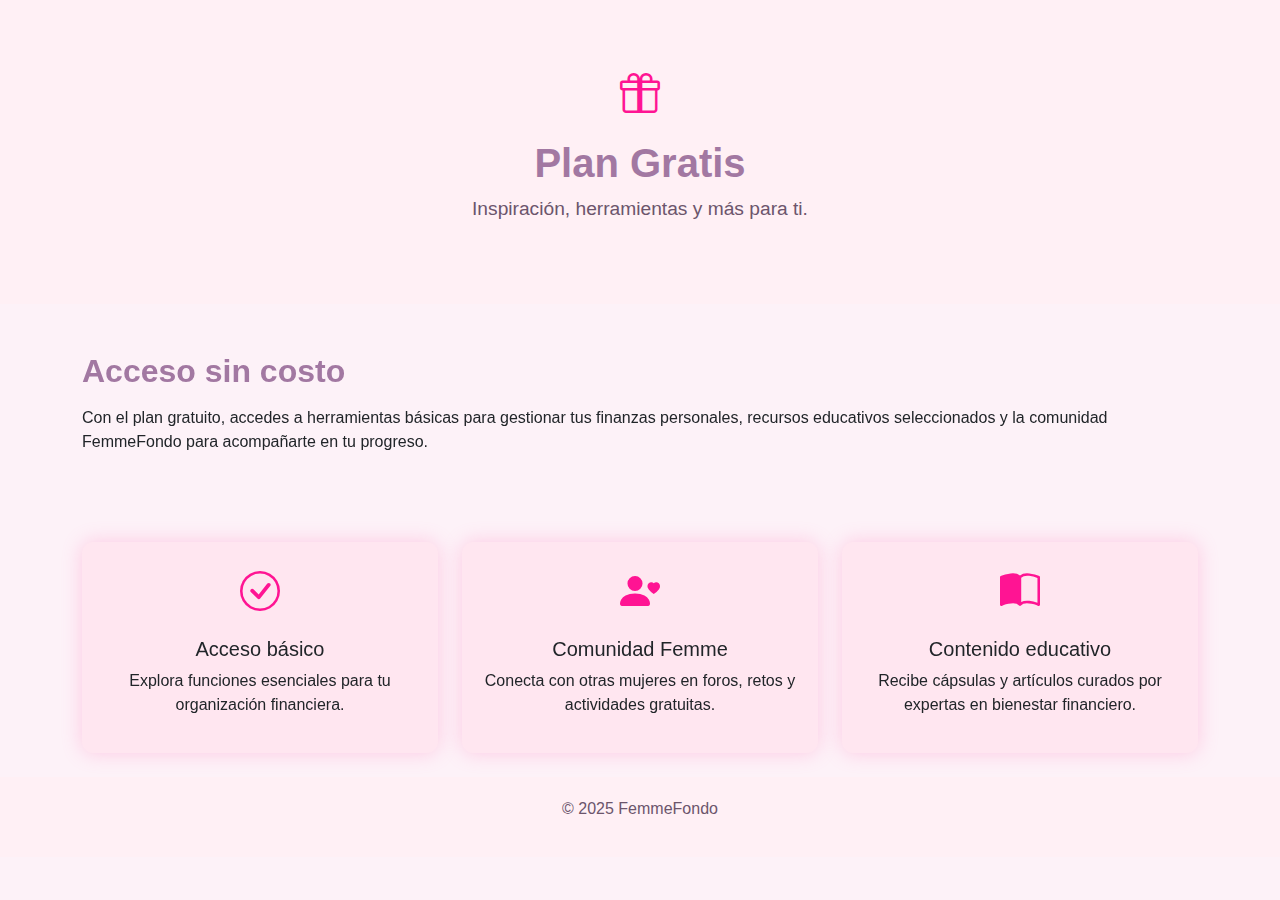
<file: precios_gratis.html>
<!DOCTYPE html>
<html lang="es">
<head>
  <meta charset="UTF-8" />
  <meta name="viewport" content="width=device-width, initial-scale=1" />
  <title>FemmeFondo - Precios Gratis</title>

  <!-- Estilos y recursos -->
  <link href="https://cdn.jsdelivr.net/npm/bootstrap@5.3.3/dist/css/bootstrap.min.css" rel="stylesheet" />
  <link href="https://cdn.jsdelivr.net/npm/bootstrap-icons@1.11.5/font/bootstrap-icons.css" rel="stylesheet" />
  <link href="https://cdn.jsdelivr.net/npm/aos@2.3.4/dist/aos.css" rel="stylesheet" />

  <style>
    body {
      font-family: 'Poppins', sans-serif;
      background-color: #fdf2f8;
      margin: 0;
      padding: 0;
    }

    .hero {
      background-color: #fff0f5;
      padding: 4rem 0;
      text-align: center;
    }

    .hero h1 {
      font-size: 2.5rem;
      font-weight: bold;
      color: #a278a2;
      animation: fadeInDown 1s ease-in;
    }

    .hero p {
      font-size: 1.2rem;
      color: #6c556c;
    }

    @keyframes fadeInDown {
      from { opacity: 0; transform: translateY(-30px); }
      to { opacity: 1; transform: translateY(0); }
    }

    h2 {
      position: relative;
      font-weight: 600;
      color: #a278a2;
      overflow: hidden;
      margin-block-end: 1rem;
    }

    h2::after {
      content: "";
      position: absolute;
      inset-block-start: 0;
      inset-inline-start: -100%;
      inline-size: 100%;
      block-size: 100%;
      background: linear-gradient(120deg, transparent, #FF69B4, transparent);
      animation: shimmer 2s infinite;
    }

    @keyframes shimmer {
      100% { inset-inline-start: 100%; }
    }

    .card-box {
      background-color: #ffe6f0;
      border-radius: 12px;
      padding: 20px;
      box-shadow: 0 0 20px rgba(255, 105, 180, 0.3);
      transition: transform 0.3s ease, box-shadow 0.3s ease;
      text-align: center;
    }

    .card-box:hover {
      transform: translateY(-5px);
      box-shadow: 0 0 30px rgba(255, 20, 147, 0.5);
    }

    .icono {
      font-size: 2.5rem;
      color: #FF1493;
      margin-block-end: 15px;
      display: block;
      transition: transform 0.3s ease;
    }

    .card-box:hover .icono {
      transform: scale(1.2);
    }

    footer {
      background-color: #fff0f5;
      padding: 20px;
      text-align: center;
      color: #6c556c;
    }
  </style>
</head>
<body>

  <!-- Hero -->
  <section class="hero" data-aos="fade-in">
    <div class="container text-center">
      <i class="bi bi-gift icono"></i>
      <h1>Plan Gratis</h1>
      <p>Inspiración, herramientas y más para ti.</p>
    </div>
  </section>

  <!-- Información de precios -->
  <section class="container py-5" data-aos="fade-up">
    <h2>Acceso sin costo</h2>
    <p>Con el plan gratuito, accedes a herramientas básicas para gestionar tus finanzas personales, recursos educativos seleccionados y la comunidad FemmeFondo para acompañarte en tu progreso.</p>
  </section>

  <!-- Beneficios destacados -->
  <section class="container py-4">
    <div class="row g-4">
      <div class="col-md-4" data-aos="zoom-in" data-aos-delay="100">
        <div class="card-box">
          <i class="bi bi-check-circle icono"></i>
          <h5>Acceso básico</h5>
          <p>Explora funciones esenciales para tu organización financiera.</p>
        </div>
      </div>
      <div class="col-md-4" data-aos="zoom-in" data-aos-delay="200">
        <div class="card-box">
          <i class="bi bi-person-heart icono"></i>
          <h5>Comunidad Femme</h5>
          <p>Conecta con otras mujeres en foros, retos y actividades gratuitas.</p>
        </div>
      </div>
      <div class="col-md-4" data-aos="zoom-in" data-aos-delay="300">
        <div class="card-box">
          <i class="bi bi-book-half icono"></i>
          <h5>Contenido educativo</h5>
          <p>Recibe cápsulas y artículos curados por expertas en bienestar financiero.</p>
        </div>
      </div>
    </div>
  </section>

  <!-- Footer -->
  <footer>
    <p>© 2025 FemmeFondo</p>
  </footer>

  <!-- Scripts -->
  <script src="https://cdn.jsdelivr.net/npm/bootstrap@5.3.3/dist/js/bootstrap.bundle.min.js"></script>
  <script src="https://cdn.jsdelivr.net/npm/aos@2.3.4/dist/aos.js"></script>
  <script>
    AOS.init();
  </script>
</body>
</html>
</file>
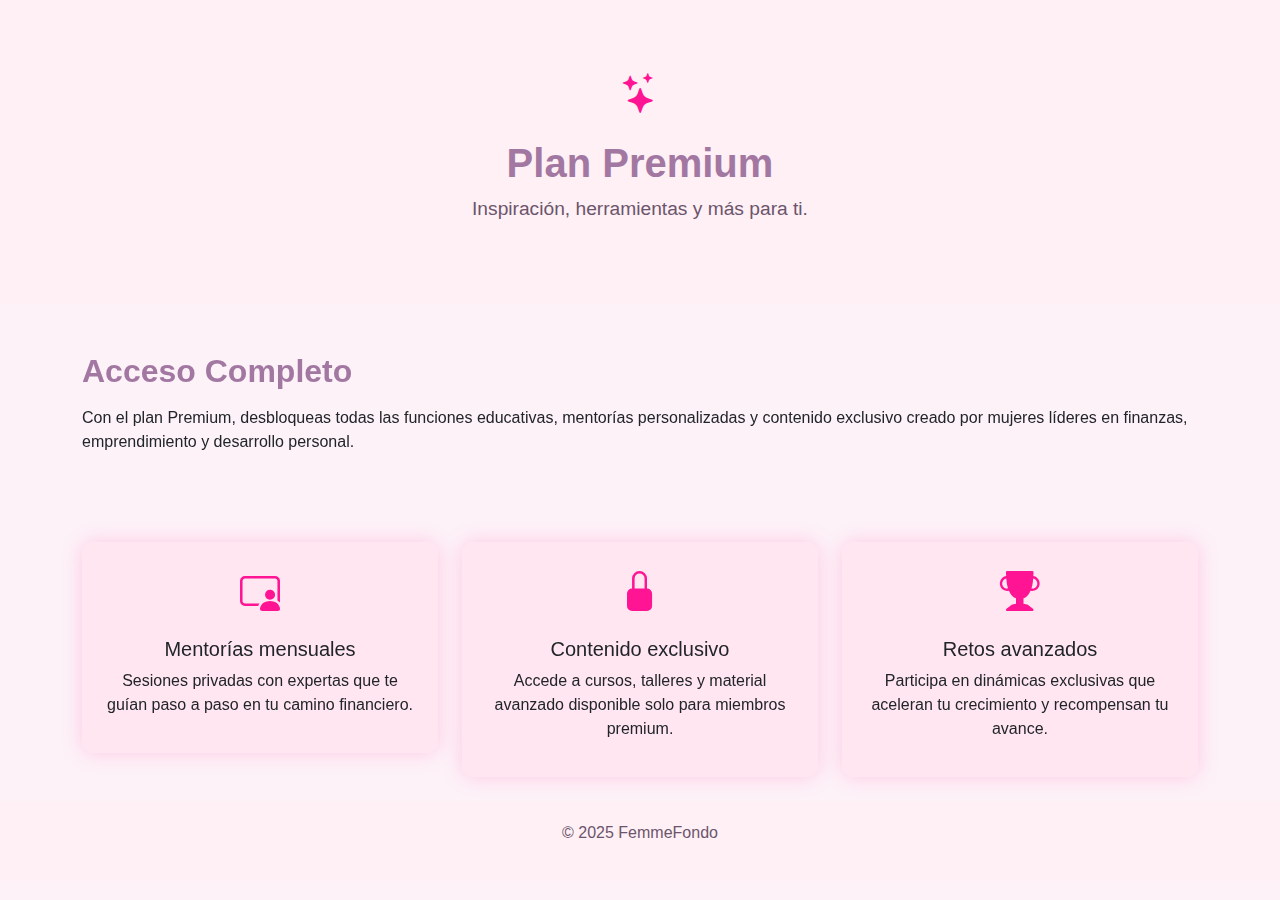
<file: precios_premium.html>
<!DOCTYPE html>
<html lang="es">
<head>
  <meta charset="UTF-8" />
  <meta name="viewport" content="width=device-width, initial-scale=1" />
  <title>FemmeFondo - Plan Premium</title>

  <!-- Bootstrap y AOS -->
  <link href="https://cdn.jsdelivr.net/npm/bootstrap@5.3.3/dist/css/bootstrap.min.css" rel="stylesheet" />
  <link href="https://cdn.jsdelivr.net/npm/bootstrap-icons@1.11.5/font/bootstrap-icons.css" rel="stylesheet" />
  <link href="https://cdn.jsdelivr.net/npm/aos@2.3.4/dist/aos.css" rel="stylesheet" />

  <style>
    body {
      font-family: 'Poppins', sans-serif;
      background-color: #fdf2f8;
      margin: 0;
      padding: 0;
    }

    .hero {
      background-color: #fff0f5;
      padding: 4rem 0;
      text-align: center;
    }

    .hero h1 {
      font-size: 2.5rem;
      font-weight: bold;
      color: #a278a2;
      animation: fadeInDown 1s ease-in;
    }

    .hero p {
      font-size: 1.2rem;
      color: #6c556c;
    }

    @keyframes fadeInDown {
      from { opacity: 0; transform: translateY(-30px); }
      to { opacity: 1; transform: translateY(0); }
    }

    h2 {
      position: relative;
      font-weight: 600;
      color: #a278a2;
      overflow: hidden;
      margin-block-end: 1rem;
    }

    h2::after {
      content: "";
      position: absolute;
      inset-block-start: 0;
      inset-inline-start: -100%;
      inline-size: 100%;
      block-size: 100%;
      background: linear-gradient(120deg, transparent, #FF69B4, transparent);
      animation: shimmer 2s infinite;
    }

    @keyframes shimmer {
      100% { inset-inline-start: 100%; }
    }

    .card-box {
      background-color: #ffe6f0;
      border-radius: 12px;
      padding: 20px;
      box-shadow: 0 0 20px rgba(255, 105, 180, 0.3);
      transition: transform 0.3s ease, box-shadow 0.3s ease;
      text-align: center;
    }

    .card-box:hover {
      transform: translateY(-5px);
      box-shadow: 0 0 30px rgba(255, 20, 147, 0.5);
    }

    .icono {
      font-size: 2.5rem;
      color: #FF1493;
      margin-block-end: 15px;
      display: block;
      transition: transform 0.3s ease;
    }

    .card-box:hover .icono {
      transform: scale(1.2);
    }

    footer {
      background-color: #fff0f5;
      padding: 20px;
      text-align: center;
      color: #6c556c;
    }
  </style>
</head>
<body>

  <!-- Hero -->
  <section class="hero" data-aos="fade-in">
    <div class="container text-center">
      <i class="bi bi-stars icono"></i>
      <h1>Plan Premium</h1>
      <p>Inspiración, herramientas y más para ti.</p>
    </div>
  </section>

  <!-- Información general -->
  <section class="container py-5" data-aos="fade-up">
    <h2>Acceso Completo</h2>
    <p>Con el plan Premium, desbloqueas todas las funciones educativas, mentorías personalizadas y contenido exclusivo creado por mujeres líderes en finanzas, emprendimiento y desarrollo personal.</p>
  </section>

  <!-- Beneficios visuales -->
  <section class="container py-4">
    <div class="row g-4">
      <div class="col-md-4" data-aos="zoom-in" data-aos-delay="100">
        <div class="card-box">
          <i class="bi bi-person-video3 icono"></i>
          <h5>Mentorías mensuales</h5>
          <p>Sesiones privadas con expertas que te guían paso a paso en tu camino financiero.</p>
        </div>
      </div>
      <div class="col-md-4" data-aos="zoom-in" data-aos-delay="200">
        <div class="card-box">
          <i class="bi bi-lock-fill icono"></i>
          <h5>Contenido exclusivo</h5>
          <p>Accede a cursos, talleres y material avanzado disponible solo para miembros premium.</p>
        </div>
      </div>
      <div class="col-md-4" data-aos="zoom-in" data-aos-delay="300">
        <div class="card-box">
          <i class="bi bi-trophy-fill icono"></i>
          <h5>Retos avanzados</h5>
          <p>Participa en dinámicas exclusivas que aceleran tu crecimiento y recompensan tu avance.</p>
        </div>
      </div>
    </div>
  </section>

  <!-- Footer -->
  <footer>
    <p>© 2025 FemmeFondo</p>
  </footer>

  <!-- Scripts -->
  <script src="https://cdn.jsdelivr.net/npm/bootstrap@5.3.3/dist/js/bootstrap.bundle.min.js"></script>
  <script src="https://cdn.jsdelivr.net/npm/aos@2.3.4/dist/aos.js"></script>
  <script>
    AOS.init();
  </script>
</body>
</html>
</file>
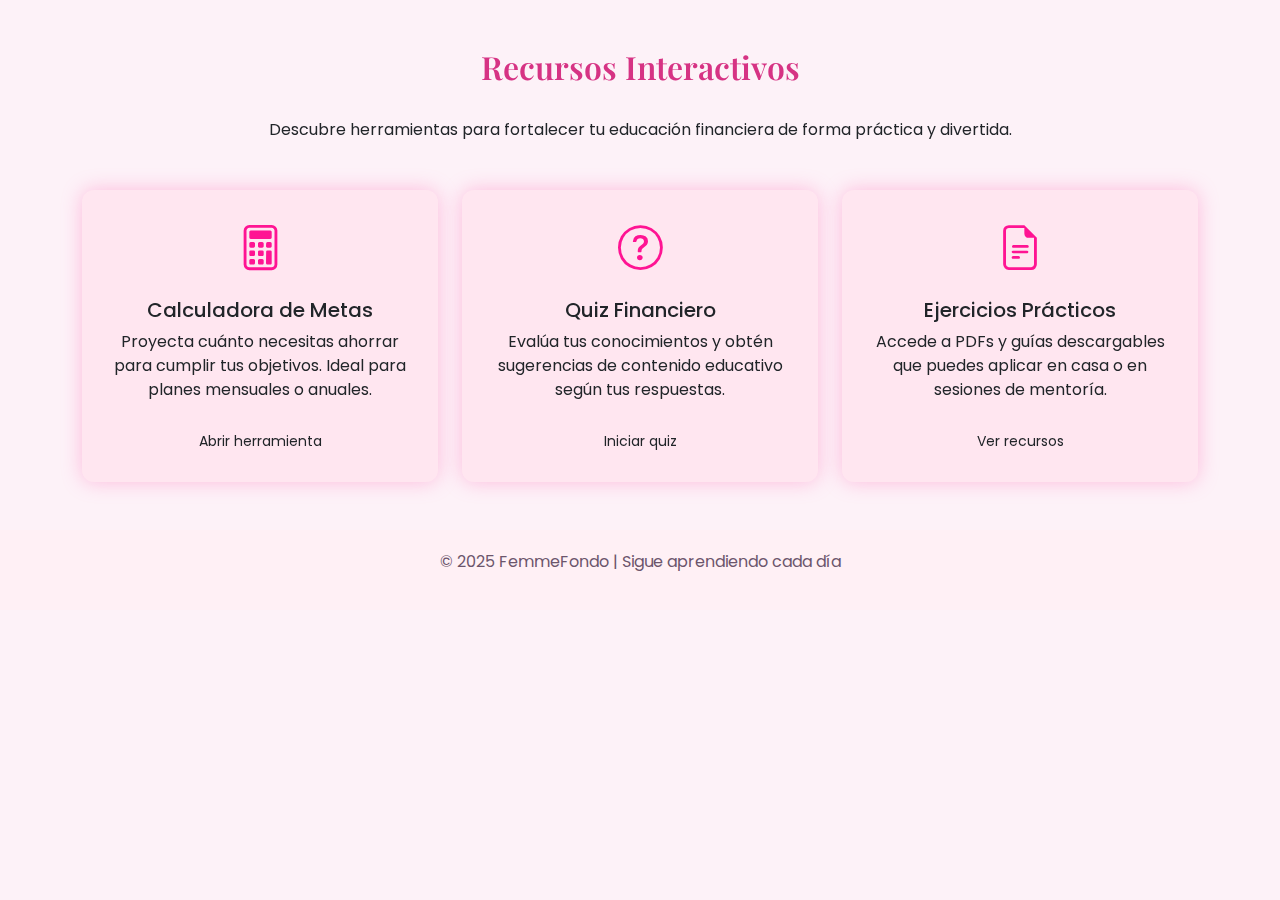
<file: recursos.html>
<!DOCTYPE html>
<html lang="es">
<head>
  <meta charset="UTF-8" />
  <meta name="viewport" content="width=device-width, initial-scale=1" />
  <title>Recursos Interactivos | FemmeFondo</title>
  <link href="https://fonts.googleapis.com/css2?family=Poppins:wght@400;600&family=Playfair+Display:wght@600&display=swap" rel="stylesheet" />
  <link href="https://cdn.jsdelivr.net/npm/bootstrap@5.3.3/dist/css/bootstrap.min.css" rel="stylesheet" />
  <link href="https://cdn.jsdelivr.net/npm/bootstrap-icons@1.11.5/font/bootstrap-icons.css" rel="stylesheet" />
  <link href="https://cdn.jsdelivr.net/npm/aos@2.3.4/dist/aos.css" rel="stylesheet" />
  <style>
    body {
      font-family: 'Poppins', sans-serif;
      background-color: #fdf2f8;
    }

    h2 {
      font-family: 'Playfair Display', serif;
      font-weight: 600;
      color: #d63384;
      position: relative;
      overflow: hidden;
      text-align: center;
      margin-block-end: 2rem;
    }

    h2::after {
      content: "";
      position: absolute;
      inset-block-start: 0;
      inset-inline-start: -100%;
      inline-size: 100%;
      block-size: 100%;
      background: linear-gradient(120deg, transparent, #FF69B4, transparent);
      animation: shimmer 2s infinite;
    }

    @keyframes shimmer {
      100% { inset-inline-start: 100%; }
    }

    .card-box {
      background-color: #ffe6f0;
      border-radius: 12px;
      padding: 25px;
      box-shadow: 0 0 20px rgba(255, 105, 180, 0.4);
      text-align: center;
      transition: transform 0.3s ease, box-shadow 0.3s ease;
    }

    .card-box:hover {
      transform: translateY(-8px);
      box-shadow: 0 0 30px rgba(255, 20, 147, 0.5);
    }

    .icono {
      font-size: 2.8rem;
      color: #FF1493;
      margin-block-end: 15px;
      display: block;
      transition: transform 0.3s ease;
    }

    .card-box:hover .icono {
      transform: scale(1.2);
    }

    footer {
      background-color: #fff0f5;
      text-align: center;
      padding: 20px;
      color: #6c556c;
    }
  </style>
</head>
<body>

  <section class="container py-5" data-aos="fade-down">
    <h2>Recursos Interactivos</h2>
    <p class="text-center mb-5">Descubre herramientas para fortalecer tu educación financiera de forma práctica y divertida.</p>
    <div class="row g-4">
      <div class="col-md-4" data-aos="zoom-in" data-aos-delay="100">
        <div class="card-box">
          <i class="bi bi-calculator icono"></i>
          <h5>Calculadora de Metas</h5>
          <p>Proyecta cuánto necesitas ahorrar para cumplir tus objetivos. Ideal para planes mensuales o anuales.</p>
          <a href="calculadora.html" class="btn btn-pink btn-sm mt-2">Abrir herramienta</a>
        </div>
      </div>
      <div class="col-md-4" data-aos="zoom-in" data-aos-delay="200">
        <div class="card-box">
          <i class="bi bi-question-circle icono"></i>
          <h5>Quiz Financiero</h5>
          <p>Evalúa tus conocimientos y obtén sugerencias de contenido educativo según tus respuestas.</p>
          <a href="quiz.html" class="btn btn-pink btn-sm mt-2">Iniciar quiz</a>
        </div>
      </div>
      <div class="col-md-4" data-aos="zoom-in" data-aos-delay="300">
        <div class="card-box">
          <i class="bi bi-file-earmark-text icono"></i>
          <h5>Ejercicios Prácticos</h5>
          <p>Accede a PDFs y guías descargables que puedes aplicar en casa o en sesiones de mentoría.</p>
          <a href="ejercicios.html" class="btn btn-pink btn-sm mt-2">Ver recursos</a>
        </div>
      </div>
    </div>
  </section>

  <footer>
    <p>© 2025 FemmeFondo | Sigue aprendiendo cada día</p>
  </footer>

  <script src="https://cdn.jsdelivr.net/npm/bootstrap@5.3.3/dist/js/bootstrap.bundle.min.js"></script>
  <script src="https://cdn.jsdelivr.net/npm/aos@2.3.4/dist/aos.js"></script>
  <script>
    AOS.init();
  </script>
</body>
</html>
</file>
<file: style.css>
:root {
  --pink: #f28ab2;
  --lilac: #a278a2;
  --bg: #fdf2f8;
  --box: #fff0f5;
  --accent: #e0bbec;
}
body {
  font-family: 'Poppins', sans-serif;
  background: var(--bg);
  margin: 0;
}
h1, h2, h3 {
  font-family: 'Playfair Display', serif;
}
.navbar {
  background: var(--pink);
}
.navbar .nav-link {
  color: white;
}
.navbar .nav-link:hover {
  color: var(--accent);
}
.hero {
  background: var(--box);
  text-align: center;
  padding: 4rem 1rem;
}
.hero h1 {
  color: var(--lilac);
  font-size: 3rem;
}
.hero p {
  color: #555;
  font-size: 1.25rem;
}
.card-box {
  background: var(--box);
  border-radius: 15px;
  padding: 2rem;
  text-align: center;
  box-shadow: 0 4px 12px rgba(0, 0, 0, 0.05);
  transition: 0.3s;
}
.card-box:hover {
  transform: translateY(-5px);
  box-shadow: 0 10px 20px rgba(0, 0, 0, 0.1);
}
.card-box .icono {
  font-size: 2.5rem;
  color: var(--lilac);
  margin-bottom: 1rem;
}
.card-box h5 {
  font-weight: bold;
  margin: 0.5rem 0;
}
.card-box p {
  color: #666;
}
footer {
  background: #2c2c2c;
  color: #ddd;
  text-align: center;
  padding: 2rem 1rem;
}
footer a {
  color: #ddd;
  margin: 0 0.5rem;
  transition: 0.3s;
}
footer a:hover {
  color: var(--pink);
}
@media (max-width:768px){
  .hero h1{font-size:2.5rem;}
  .card-box{padding:1.5rem;}
}
</file>
